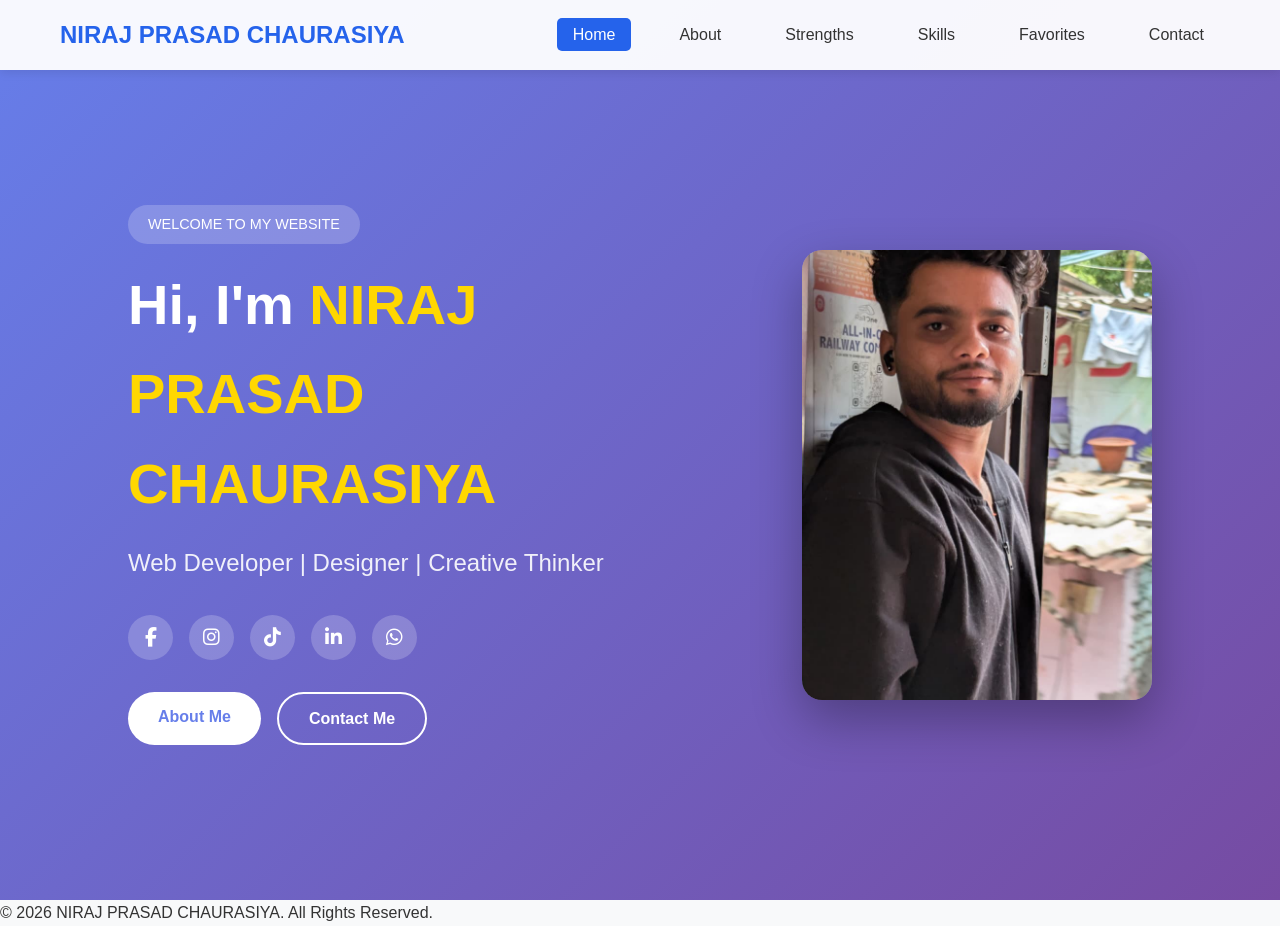
<file: index.html>
<!DOCTYPE html>
<html lang="en">
<head>
    <meta charset="UTF-8">
    <meta name="viewport" content="width=device-width, initial-scale=1.0">
    <title>My Personal Website | Home</title>
    <link rel="stylesheet" href="style.css">
    <link rel="stylesheet" href="https://cdnjs.cloudflare.com/ajax/libs/font-awesome/6.4.0/css/all.min.css">
</head>
<body>

    <!-- Navigation -->
    <nav class="navbar">
        <div class="nav-container">
            <a href="index.html" class="logo"><span class="logo-text">NIRAJ PRASAD CHAURASIYA</span></a>
            <ul class="nav-menu">
                <li><a href="index.html" class="active">Home</a></li>
                <li><a href="about.html">About</a></li>
                <li><a href="strengths.html">Strengths</a></li>
                <li><a href="skills.html">Skills</a></li>
                <li><a href="favorites.html">Favorites</a></li>
                <li><a href="contact.html">Contact</a></li>
            </ul>
            <div class="hamburger"><span></span><span></span><span></span></div>
        </div>
    </nav>

    <!-- Hero Section -->
    <section id="home" class="hero">
        <div class="hero-content">
            <div class="hero-badge">WELCOME TO MY WEBSITE</div>
            <h1>Hi, I'm <span class="highlight">NIRAJ PRASAD CHAURASIYA</span></h1>
            <p class="hero-tagline">Web Developer | Designer | Creative Thinker</p>
            
            <div class="hero-social">
                <a href="https://www.facebook.com/share/19HN6RxLLE/" target="_blank"><i class="fab fa-facebook-f"></i></a>
                <a href="https://www.instagram.com/niraj_churasiya143?igsh=NzJoZ3FuNDlyMnU0" target="_blank"><i class="fab fa-instagram"></i></a>
                <a href="tiktok.com/@nirajchaurasiya1437" target="_blank"><i class=" fab fa-tiktok"></i></a>
                <a href="https://www.linkedin.com/in/niraj-chaurasiya-112291382?utm_source=share_via&utm_content=profile&utm_medium=member_android" target="_blank"><i class="fab fa-linkedin-in"></i></a>
                <a href="https://wa.me/qr/MP3PU2G54CJGK1E" target="_blank"><i class="fab fa-whatsapp"></i></a>
            </div>
            
            <div class="hero-buttons">
                <a href="about.html" class="btn btn-primary">About Me</a>
                <a href="contact.html" class="btn btn-secondary">Contact Me</a>
            </div>
        </div>
        
        <div class="hero-image">
            <div class="image-frame">
                <img src="WhatsApp Image 2026-06-06 at 12.42.59 PM.jpeg" alt="NIRAJ CHAURASIYA">
            </div>
        </div>
    </section>

    <footer>
        <p>&copy; 2026 NIRAJ PRASAD CHAURASIYA. All Rights Reserved.</p>
    </footer>

</body>
</html>
</file>
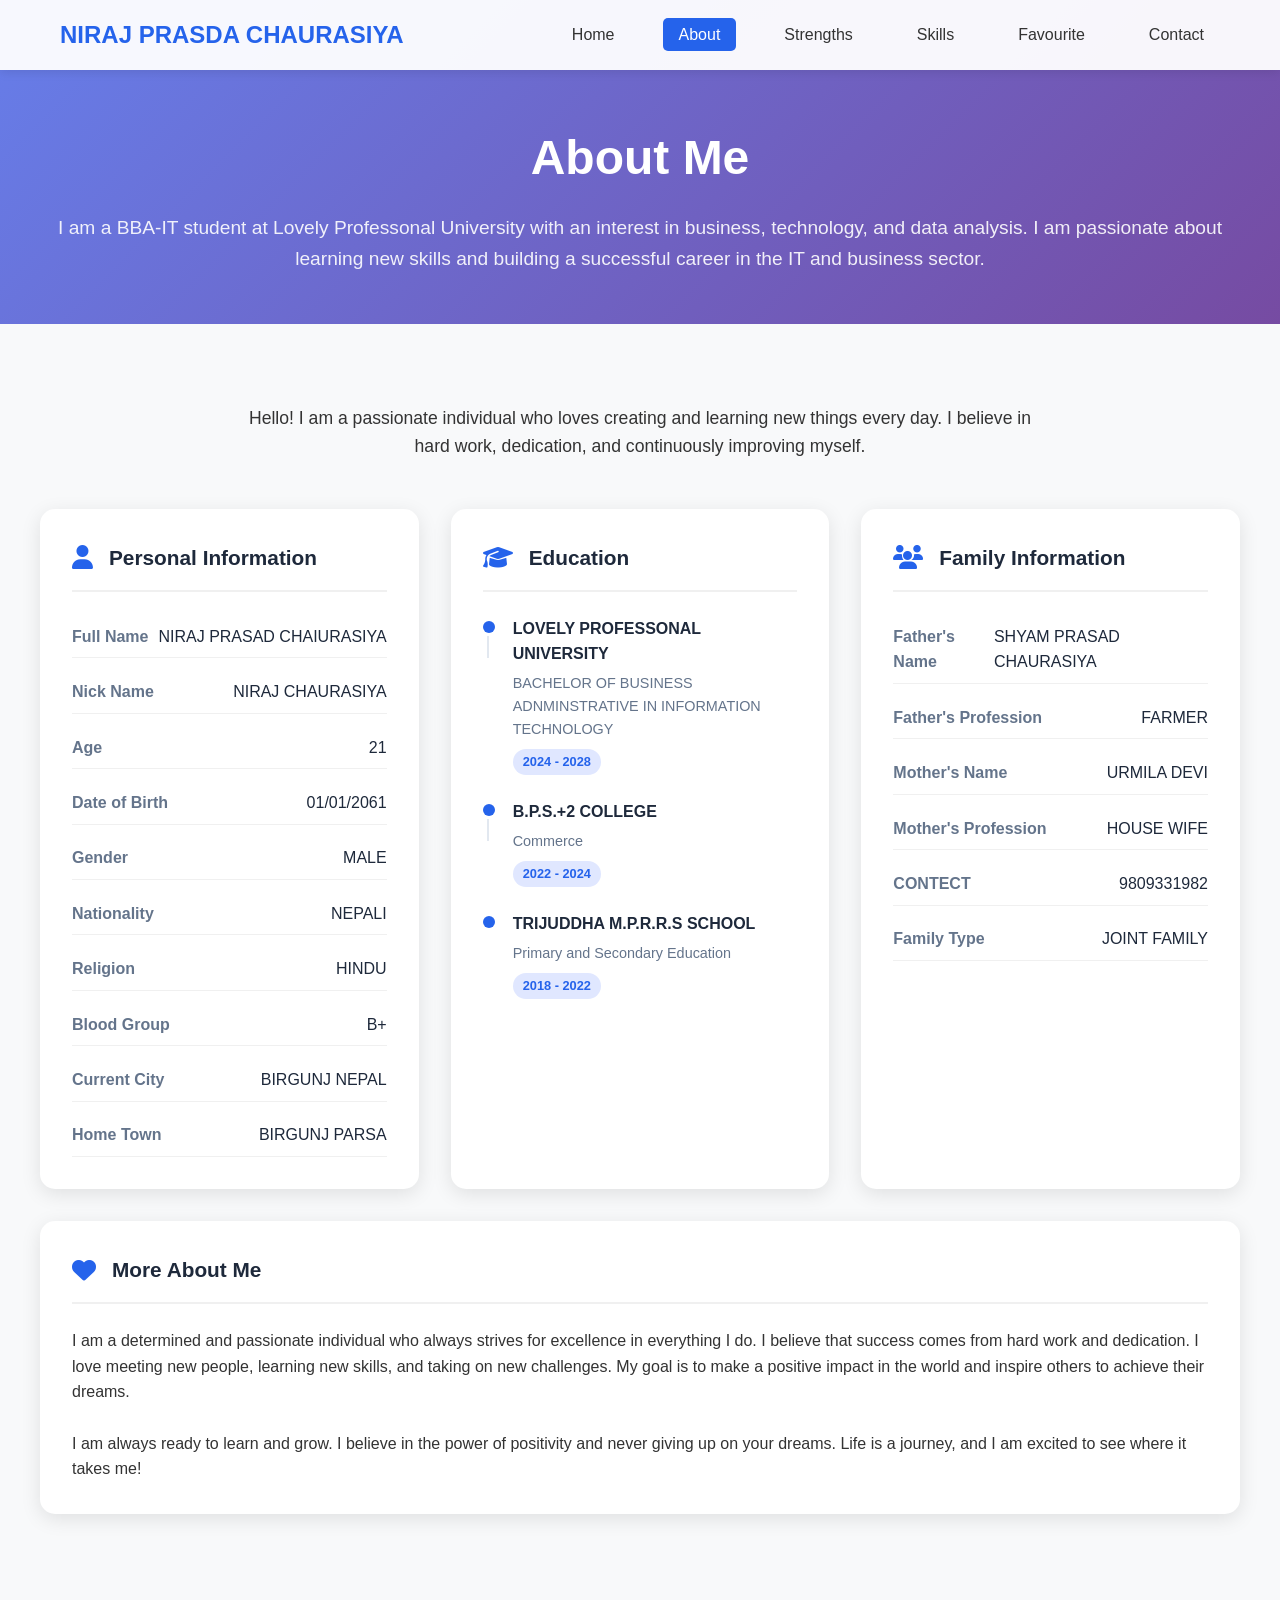
<file: about.html>
<!DOCTYPE html>
<html lang="en">
<head>
    <meta charset="UTF-8">
    <meta name="viewport" content="width=device-width, initial-scale=1.0">
    <title>About Me | Personal Website</title>
    <link rel="stylesheet" href="style.css">
    <link rel="stylesheet" href="https://cdnjs.cloudflare.com/ajax/libs/font-awesome/6.4.0/css/all.min.css">
</head>
<body>

    <nav class="navbar">
        <div class="nav-container">
            <a href="index.html" class="logo"><span class="logo-text">NIRAJ PRASDA CHAURASIYA</span></a>
            <ul class="nav-menu">
                <li><a href="index.html">Home</a></li>
                <li><a href="about.html" class="active">About</a></li>
                <li><a href="strengths.html">Strengths</a></li>
                <li><a href="skills.html">Skills</a></li>
                <li><a href="favorites.html">Favourite</a></li>
                <li><a href="contact.html">Contact</a></li>
            </ul>
            <div class="hamburger"><span></span><span></span><span></span></div>
        </div>
    </nav>

    <section class="page-header">
        <div class="container">
            <h1>About Me</h1>
            <p>I am a BBA-IT student at Lovely Professonal University with an interest in business, technology, and data analysis. I am passionate about learning new skills and building a successful career in the IT and business sector.</p>
        </div>
    </section>

    <section class="section">
        <div class="container">
            <div class="about-intro">
                <p>Hello! I am a passionate individual who loves creating and learning new things every day. I believe in hard work, dedication, and continuously improving myself.</p>
            </div>
            
            <div class="about-grid">
                <!-- Personal Information -->
                <div class="about-card">
                    <div class="card-header">
                        <i class="fas fa-user"></i>
                        <h3>Personal Information</h3>
                    </div>
                    <div class="personal-info">
                        <div class="info-item">
                            <span class="info-label">Full Name</span>
                            <span class="info-value">NIRAJ PRASAD CHAIURASIYA</span>
                        </div>
                        <div class="info-item">
                            <span class="info-label">Nick Name</span>
                            <span class="info-value">NIRAJ CHAURASIYA</span>
                        </div>
                        <div class="info-item">
                            <span class="info-label">Age</span>
                            <span class="info-value">21</span>
                        </div>
                        <div class="info-item">
                            <span class="info-label">Date of Birth</span>
                            <span class="info-value">01/01/2061</span>
                        </div>
                        <div class="info-item">
                            <span class="info-label">Gender</span>
                            <span class="info-value">MALE</span>
                        </div>
                        <div class="info-item">
                            <span class="info-label">Nationality</span>
                            <span class="info-value">NEPALI</span>
                        </div>
                        <div class="info-item">
                            <span class="info-label">Religion</span>
                            <span class="info-value">HINDU</span>
                        </div>
                        <div class="info-item">
                            <span class="info-label">Blood Group</span>
                            <span class="info-value">B+</span>
                        </div>
                        <div class="info-item">
                            <span class="info-label">Current City</span>
                            <span class="info-value">BIRGUNJ NEPAL</span>
                        </div>
                        <div class="info-item">
                            <span class="info-label">Home Town</span>
                            <span class="info-value">BIRGUNJ PARSA</span>
                        </div>
                    </div>
                </div>
                
                <!-- Education -->
                <div class="about-card">
                    <div class="card-header">
                        <i class="fas fa-graduation-cap"></i>
                        <h3>Education</h3>
                    </div>
                    <div class="education-timeline">
                        <div class="education-item">
                            <div class="edu-dot"></div>
                            <div class="edu-content">
                                <h4>LOVELY PROFESSONAL UNIVERSITY</h4>
                                <p>BACHELOR OF BUSINESS ADNMINSTRATIVE IN INFORMATION TECHNOLOGY</p>
                                <span class="edu-year">2024 - 2028</span>
                            </div>
                        </div>
                        <div class="education-item">
                            <div class="edu-dot"></div>
                            <div class="edu-content">
                                <h4>B.P.S.+2 COLLEGE </h4>
                                <p> Commerce</p>
                                <span class="edu-year">2022 - 2024</span>
                            </div>
                        </div>
                        <div class="education-item">
                            <div class="edu-dot"></div>
                            <div class="edu-content">
                                <h4>TRIJUDDHA M.P.R.R.S SCHOOL</h4>
                                <p>Primary and Secondary Education</p>
                                <span class="edu-year">2018 - 2022</span>
                            </div>
                        </div>
                    </div>
                </div>
                
                <!-- Family Information -->
                <div class="about-card">
                    <div class="card-header">
                        <i class="fas fa-users"></i>
                        <h3>Family Information</h3>
                    </div>
                    <div class="personal-info">
                        <div class="info-item">
                            <span class="info-label">Father's Name</span>
                            <span class="info-value">SHYAM PRASAD CHAURASIYA</span>
                        </div>
                        <div class="info-item">
                            <span class="info-label">Father's Profession</span>
                            <span class="info-value">FARMER</span>
                        </div>
                        <div class="info-item">
                            <span class="info-label">Mother's Name</span>
                            <span class="info-value">URMILA DEVI</span>
                        </div>
                        <div class="info-item">
                            <span class="info-label">Mother's Profession</span>
                            <span class="info-value">HOUSE WIFE</span>
                        </div>
                        <div class="info-item">
                            <span class="info-label">CONTECT</span>
                            <span class="info-value">9809331982</span>
                        </div>
                        <div class="info-item">
                            <span class="info-label">Family Type</span>
                            <span class="info-value"> JOINT FAMILY</span>
                        </div>
                    </div>
                </div>
                
                <!-- More About Me -->
                <div class="about-card full-width">
                    <div class="card-header">
                        <i class="fas fa-heart"></i>
                        <h3>More About Me</h3>
                    </div>
                    <p class="about-text">
                        I am a determined and passionate individual who always strives for excellence in everything I do. 
                        I believe that success comes from hard work and dedication. I love meeting new people, learning new skills, 
                        and taking on new challenges. My goal is to make a positive impact in the world and inspire others to achieve their dreams.
                        <br><br>
                        I am always ready to learn and grow. I believe in the power of positivity and never giving up on your dreams.
                        Life is a journey, and I am excited to see where it takes me!
                    </p>
                </div>
            </div>
        </div>
    </section>

    <footer>
        <p>&copy; 2026 NIRAJ PRASAD CHAURASIYA. All Rights Reserved.</p>
    </footer>

</body>
</html>
</file>
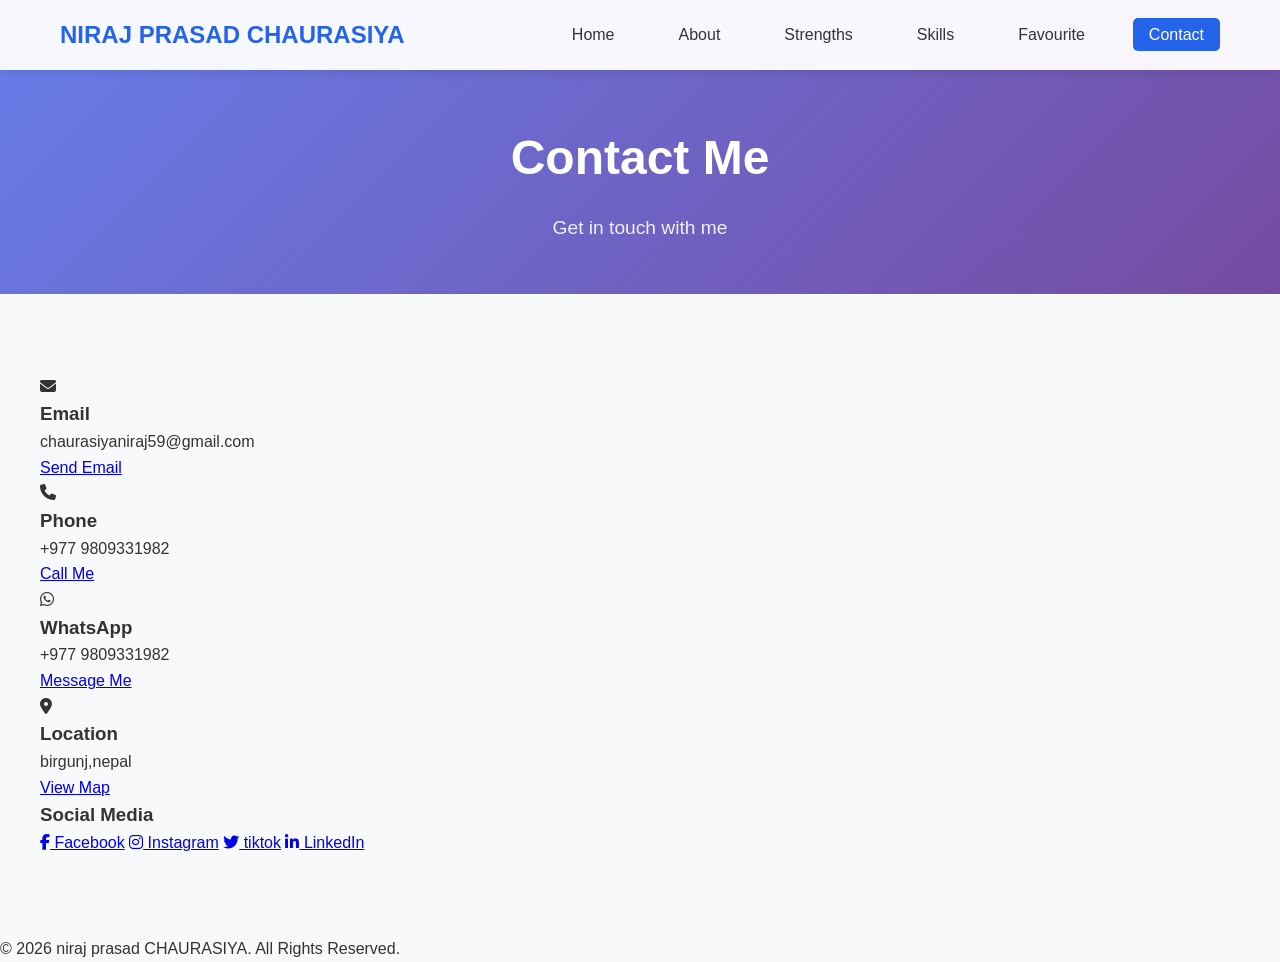
<file: contact.html>
<!DOCTYPE html>
<html lang="en">
<head>
    <meta charset="UTF-8">
    <meta name="viewport" content="width=device-width, initial-scale=1.0">
    <title>Contact Me | Personal Website</title>
    <link rel="stylesheet" href="style.css">
    <link rel="stylesheet" href="https://cdnjs.cloudflare.com/ajax/libs/font-awesome/6.4.0/css/all.min.css">
</head>
<body>

    <nav class="navbar">
        <div class="nav-container">
            <a href="index.html" class="logo"><span class="logo-text">NIRAJ PRASAD CHAURASIYA</span></a> 
            <ul class="nav-menu">
                <li><a href="index.html">Home</a></li>
                <li><a href="about.html">About</a></li>
                <li><a href="strengths.html">Strengths</a></li>
                <li><a href="skills.html">Skills</a></li>
                <li><a href="favorites.html">Favourite</a></li>
                <li><a href="contact.html" class="active">Contact</a></li>
            </ul>
            <div class="hamburger"><span></span><span></span><span></span></div>
        </div>
    </nav>

    <section class="page-header">
        <div class="container">
            <h1>Contact Me</h1>
            <p>Get in touch with me</p>
        </div>
    </section>

    <section class="section contact-section">
        <div class="container">
            <div class="contact-grid">
                <div class="contact-card">
                    <div class="contact-icon"><i class="fas fa-envelope"></i></div>
                    <h3>Email</h3>
                    <p>chaurasiyaniraj59@gmail.com</p>
                    <a href="mailto:YOUR@EMAIL.COM" class="contact-link">Send Email</a>
                </div>
                
                <div class="contact-card">
                    <div class="contact-icon"><i class="fas fa-phone"></i></div>
                    <h3>Phone</h3>
                    <p>+977 9809331982</p>
                    <a href="tel:+12345678900" class="contact-link">Call Me</a>
                </div>
                
                <div class="contact-card">
                    <div class="contact-icon"><i class="fab fa-whatsapp"></i></div>
                    <h3>WhatsApp</h3>
                    <p>+977 9809331982</p>
                    <a href="https://wa.me/12345678900" target="_blank" class="contact-link">Message Me</a>
                </div>
                
                <div class="contact-card">
                    <div class="contact-icon"><i class="fas fa-map-marker-alt"></i></div>
                    <h3>Location</h3>
                    <p>birgunj,nepal</p>
                    <a href="#" class="contact-link">View Map</a>
                </div>
            </div>
            
            <!-- Social Media Section -->
            <div class="social-media-section">
                <h3>Social Media</h3>
                <div class="social-links">
                    <a href="https://www.facebook.com/share/19HN6RxLLE/" target="_blank"><i class="fab fa-facebook-f"></i> Facebook</a>
                    <a href="https://www.instagram.com/niraj_churasiya143?igsh=NzJoZ3FuNDlyMnU0" target="_blank"><i class="fab fa-instagram"></i> Instagram</a>
                    <a href="tiktok.com/@nirajchaurasiya1437" target="_blank"><i class="fab fa-twitter"></i> tiktok</a>
                    <a href="https://www.linkedin.com/in/niraj-chaurasiya-112291382?utm_source=share_via&utm_content=profile&utm_medium=member_android" target="_blank"><i class="fab fa-linkedin-in"></i> LinkedIn</a>
                </div>
            </div>
        </div>
    </section>

    <footer>
        <p>&copy; 2026 niraj prasad CHAURASIYA. All Rights Reserved.</p>
    </footer>

</body>
</html>
</file>
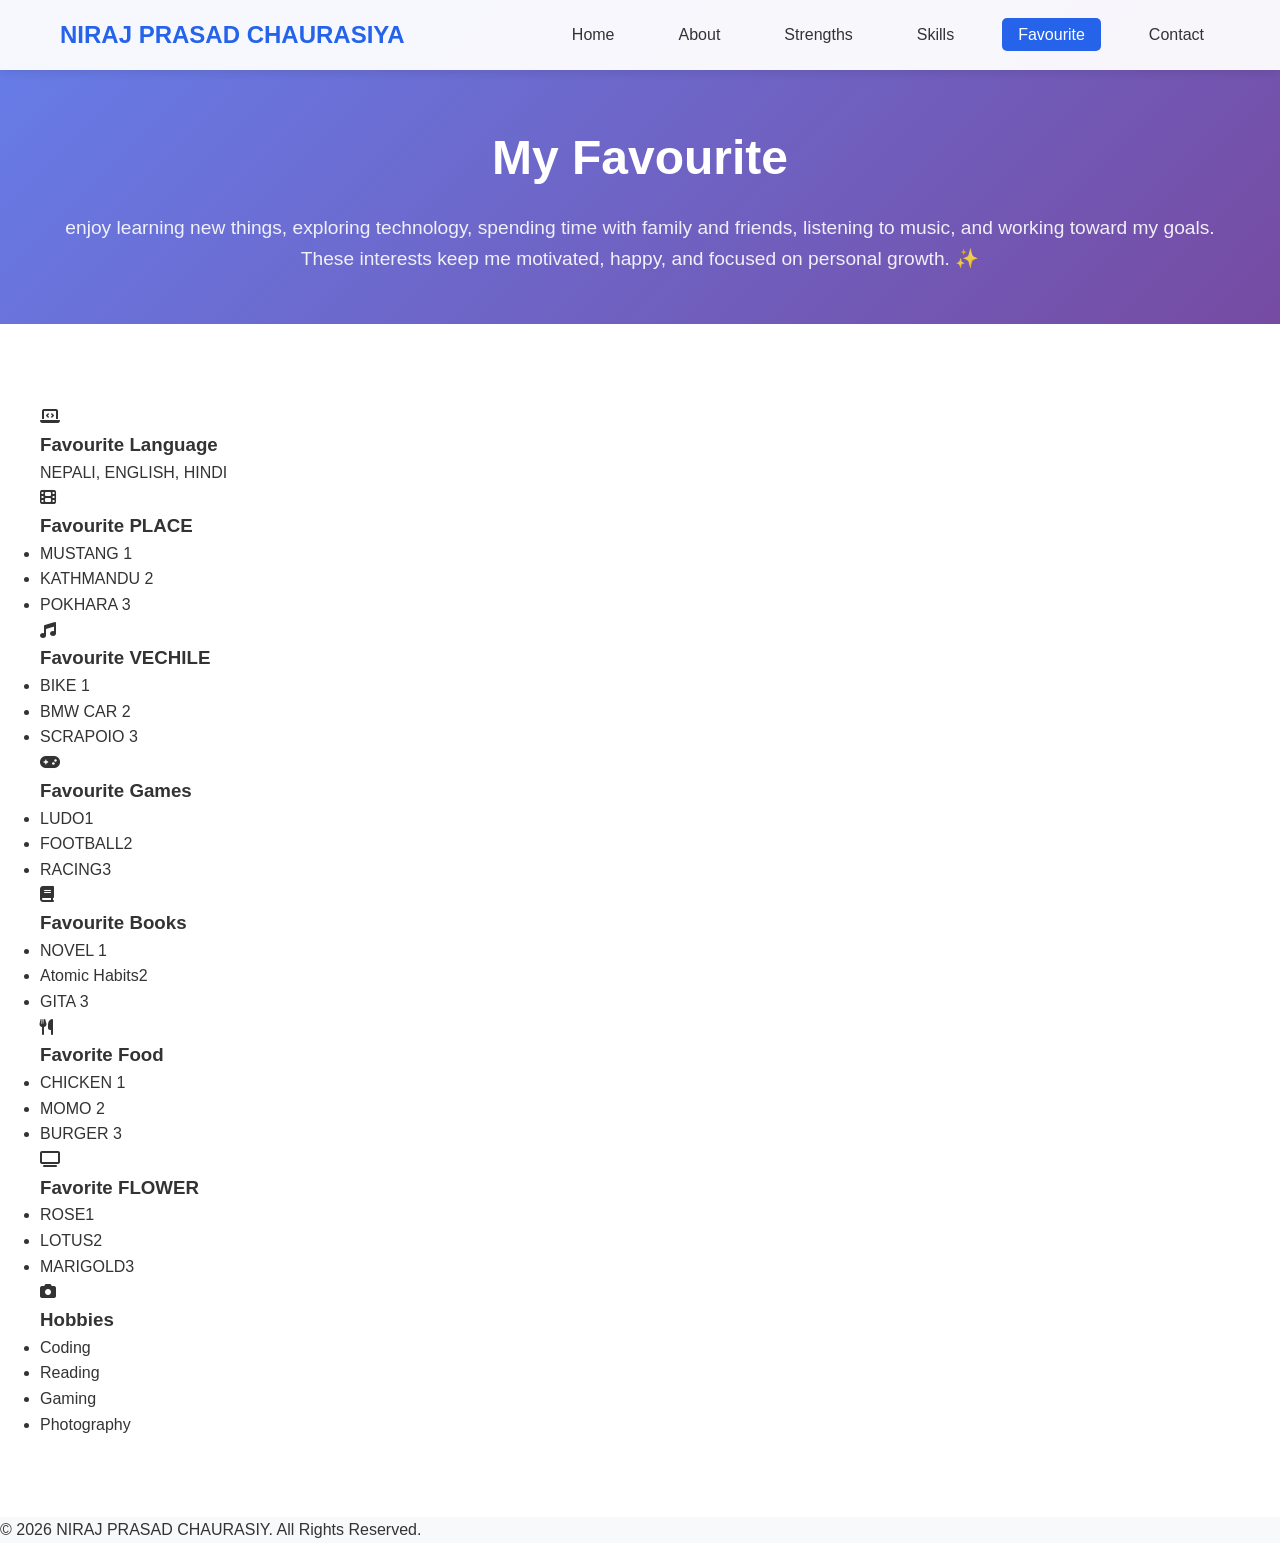
<file: favorites.html>
<!DOCTYPE html>
<html lang="en">
<head>
    <meta charset="UTF-8">
    <meta name="viewport" content="width=device-width, initial-scale=1.0">
    <title>My Favourite | Personal Website</title>
    <link rel="stylesheet" href="style.css">
    <link rel="stylesheet" href="https://cdnjs.cloudflare.com/ajax/libs/font-awesome/6.4.0/css/all.min.css">
</head>
<body>

    <nav class="navbar">
        <div class="nav-container">
            <a href="index.html" class="logo"><span class="logo-text">NIRAJ PRASAD CHAURASIYA</span></a> 
            <ul class="nav-menu">
                <li><a href="index.html">Home</a></li>
                <li><a href="about.html">About</a></li>
                <li><a href="strengths.html">Strengths</a></li>
                <li><a href="skills.html">Skills</a></li>
                <li><a href="favorites.html" class="active">Favourite</a></li>
                <li><a href="contact.html">Contact</a></li>
            </ul>
            <div class="hamburger"><span></span><span></span><span></span></div>
        </div>
    </nav>

    <section class="page-header">
        <div class="container">
            <h1>My Favourite</h1>
            <p>enjoy learning new things, exploring technology, spending time with family and friends, listening to music, and working toward my goals. These interests keep me motivated, happy, and focused on personal growth. ✨</p>
        </div>
    </section>

    <section class="section bg-light">
        <div class="container">
            <div class="favorites-grid">
                <div class="favorite-card">
                    <div class="favorite-icon"><i class="fas fa-laptop-code"></i></div>
                    <h3>Favourite Language</h3>
                    <p>NEPALI, ENGLISH, HINDI</p>
                </div>
                
                <div class="favourite-card">
                    <div class="favourite-icon"><i class="fas fa-film"></i></div>
                    <h3>Favourite PLACE</h3>
                    <ul class="favourite-list">
                        <li>MUSTANG  1</li>
                        <li>KATHMANDU 2</li>
                        <li>POKHARA  3</li>
                    </ul>
                </div>
                
                <div class="favourite-card">
                    <div class="favourite-icon"><i class="fas fa-music"></i></div>
                    <h3>Favourite VECHILE</h3>
                    <ul class="favourite-list">
                        <li>BIKE 1</li>
                        <li>BMW CAR 2</li>
                        <li>SCRAPOIO 3</li>
                    </ul>
                </div>
                
                <div class="favourite-card">
                    <div class="favourite-icon"><i class="fas fa-gamepad"></i></div>
                    <h3>Favourite Games</h3>
                    <ul class="favourite-list">
                        <li>LUDO1</li>
                        <li>FOOTBALL2</li>
                        <li>RACING3</li>
                    </ul>
                </div>
                
                <div class="favorite-card">
                    <div class="favourite-icon"><i class="fas fa-book"></i></div>
                    <h3>Favourite Books</h3>
                    <ul class="favourite-list">
                        <li>NOVEL 1</li>
                        <li>Atomic Habits2</li>
                        <li>GITA 3</li>
                    </ul>
                </div>
                
                <div class="favourite-card">
                    <div class="favourite-icon"><i class="fas fa-utensils"></i></div>
                    <h3>Favorite Food</h3>
                    <ul class="favourite-list">
                        <li>CHICKEN 1</li>
                        <li>MOMO 2</li>
                        <li>BURGER 3</li>
                    </ul>
                </div>
                
                <div class="favourite-card">
                    <div class="favourite-icon"><i class="fas fa-tv"></i></div>
                    <h3>Favorite FLOWER</h3>
                    <ul class="favourite-list">
                        <li>ROSE1</li>
                        <li>LOTUS2</li>
                        <li>MARIGOLD3</li>
                    </ul>
                </div>
                
                <div class="favourite-card">
                    <div class="favourite-icon"><i class="fas fa-camera"></i></div>
                    <h3>Hobbies</h3>
                    <ul class="favourite-list">
                        <li>Coding</li>
                        <li>Reading</li>
                        <li>Gaming</li>
                        <li>Photography</li>
                    </ul>
                </div>
            </div>
        </div>
    </section>

    <footer>
        <p>&copy; 2026 NIRAJ PRASAD CHAURASIY. All Rights Reserved.</p>
    </footer>

</body>
</html>
</file>
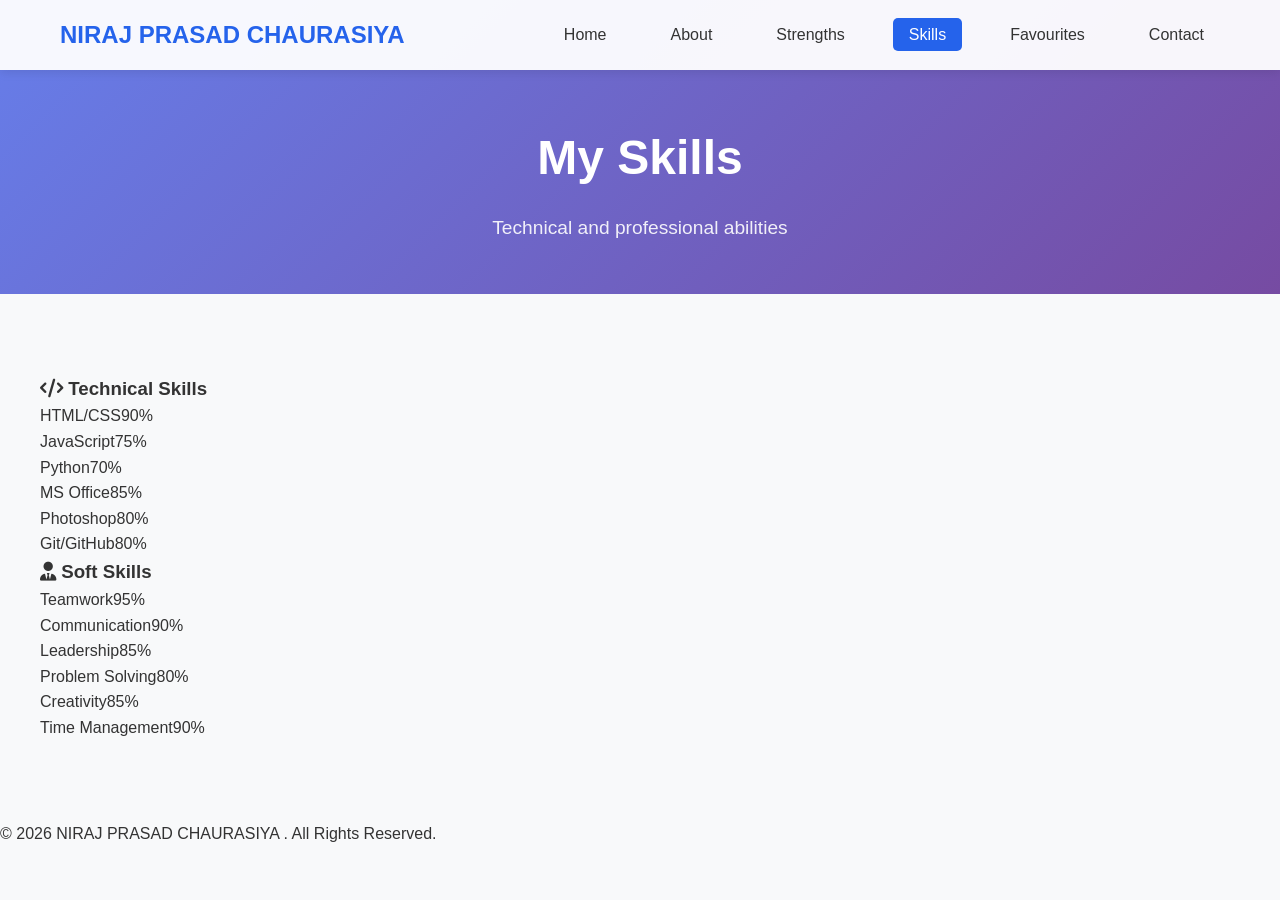
<file: skills.html>
<!DOCTYPE html>
<html lang="en">
<head>
    <meta charset="UTF-8">
    <meta name="viewport" content="width=device-width, initial-scale=1.0">
    <title>My Skills | Personal Website</title>
    <link rel="stylesheet" href="style.css">
    <link rel="stylesheet" href="https://cdnjs.cloudflare.com/ajax/libs/font-awesome/6.4.0/css/all.min.css">
</head>
<body>

    <nav class="navbar">
        <div class="nav-container">
            <a href="index.html" class="logo"><span class="logo-text">NIRAJ PRASAD CHAURASIYA</span></a>
            <ul class="nav-menu">
                <li><a href="index.html">Home</a></li>
                <li><a href="about.html">About</a></li>
                <li><a href="strengths.html">Strengths</a></li>
                <li><a href="skills.html" class="active">Skills</a></li>
                <li><a href="favorites.html">Favourites</a></li>
                <li><a href="contact.html">Contact</a></li>
            </ul>
            <div class="hamburger"><span></span><span></span><span></span></div>
        </div>
    </nav>

    <section class="page-header">
        <div class="container">
            <h1>My Skills</h1>
            <p>Technical and professional abilities</p>
        </div>
    </section>

    <section class="section">
        <div class="container">
            <div class="skills-container">
                <!-- Technical Skills Column -->
                <div class="skills-column">
                    <h3 class="skills-heading"><i class="fas fa-code"></i> Technical Skills</h3>
                    
                    <div class="skill-item">
                        <div class="skill-info"><span>HTML/CSS</span><span>90%</span></div>
                        <div class="progress-bar"><div class="progress" style="width:90%"></div></div>
                    </div>
                    
                    <div class="skill-item">
                        <div class="skill-info"><span>JavaScript</span><span>75%</span></div>
                        <div class="progress-bar"><div class="progress" style="width:75%"></div></div>
                    </div>
                    
                    <div class="skill-item">
                        <div class="skill-info"><span>Python</span><span>70%</span></div>
                        <div class="progress-bar"><div class="progress" style="width:70%"></div></div>
                    </div>
                    
                    <div class="skill-item">
                        <div class="skill-info"><span>MS Office</span><span>85%</span></div>
                        <div class="progress-bar"><div class="progress" style="width:85%"></div></div>
                    </div>
                    
                    <div class="skill-item">
                        <div class="skill-info"><span>Photoshop</span><span>80%</span></div>
                        <div class="progress-bar"><div class="progress" style="width:65%"></div></div>
                    </div>
                    
                    <div class="skill-item">
                        <div class="skill-info"><span>Git/GitHub</span><span>80%</span></div>
                        <div class="progress-bar"><div class="progress" style="width:80%"></div></div>
                    </div>
                </div>
                
                <!-- Soft Skills Column -->
                <div class="skills-column">
                    <h3 class="skills-heading"><i class="fas fa-user-tie"></i> Soft Skills</h3>
                    
                    <div class="skill-item">
                        <div class="skill-info"><span>Teamwork</span><span>95%</span></div>
                        <div class="progress-bar"><div class="progress" style="width:95%"></div></div>
                    </div>
                    
                    <div class="skill-item">
                        <div class="skill-info"><span>Communication</span><span>90%</span></div>
                        <div class="progress-bar"><div class="progress" style="width:90%"></div></div>
                    </div>
                    
                    <div class="skill-item">
                        <div class="skill-info"><span>Leadership</span><span>85%</span></div>
                        <div class="progress-bar"><div class="progress" style="width:85%"></div></div>
                    </div>
                    
                    <div class="skill-item">
                        <div class="skill-info"><span>Problem Solving</span><span>80%</span></div>
                        <div class="progress-bar"><div class="progress" style="width:80%"></div></div>
                    </div>
                    
                    <div class="skill-item">
                        <div class="skill-info"><span>Creativity</span><span>85%</span></div>
                        <div class="progress-bar"><div class="progress" style="width:85%"></div></div>
                    </div>
                    
                    <div class="skill-item">
                        <div class="skill-info"><span>Time Management</span><span>90%</span></div>
                        <div class="progress-bar"><div class="progress" style="width:90%"></div></div>
                    </div>
                </div>
            </div>
        </div>
    </section>

    <footer>
        <p>&copy; 2026 NIRAJ PRASAD CHAURASIYA . All Rights Reserved.</p>
    </footer>

</body>
</html>
</file>
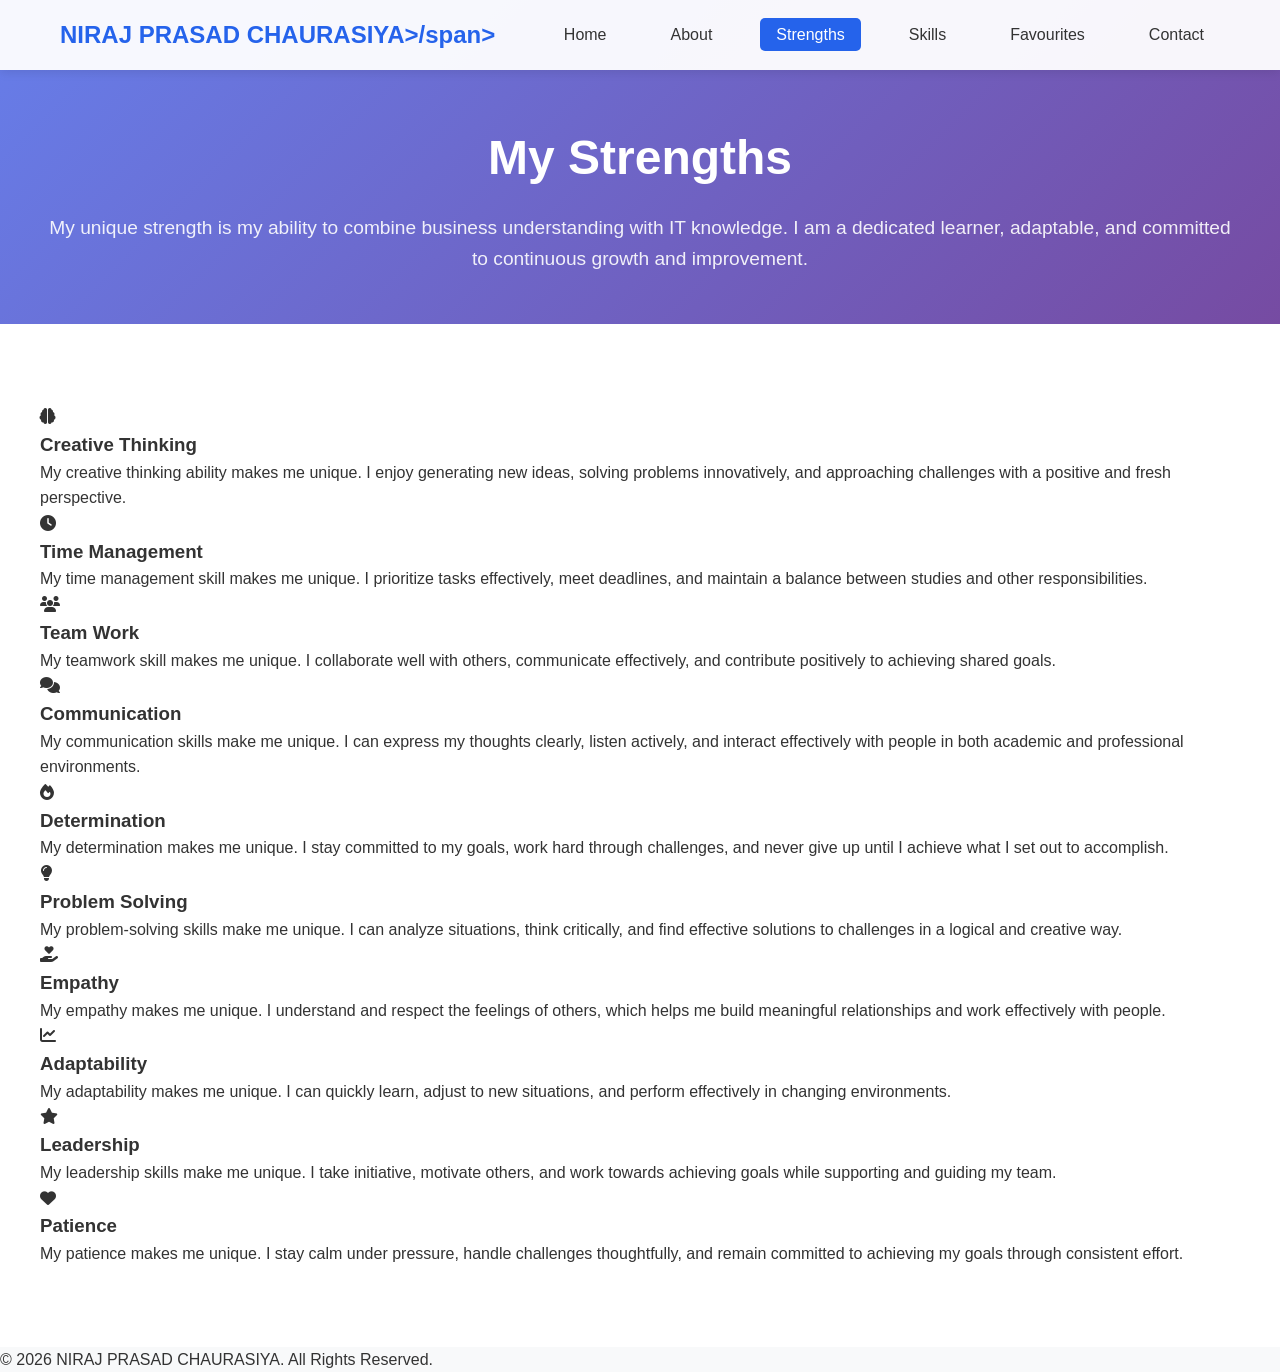
<file: strengths.html>
<!DOCTYPE html>
<html lang="en">
<head>
    <meta charset="UTF-8">
    <meta name="viewport" content="width=device-width, initial-scale=1.0">
    <title>My Strengths | Personal Website</title>
    <link rel="stylesheet" href="style.css">
    <link rel="stylesheet" href="https://cdnjs.cloudflare.com/ajax/libs/font-awesome/6.4.0/css/all.min.css">
</head>
<body>

    <nav class="navbar">
        <div class="nav-container">
            <a href="index.html" class="logo"><span class="logo-text">NIRAJ PRASAD CHAURASIYA>/span></a>
            <ul class="nav-menu">
                <li><a href="index.html">Home</a></li>
                <li><a href="about.html">About</a></li>
                <li><a href="strengths.html" class="active">Strengths</a></li>
                <li><a href="skills.html">Skills</a></li>
                <li><a href="favorites.html">Favourites</a></li>
                <li><a href="contact.html">Contact</a></li>
            </ul>
            <div class="hamburger"><span></span><span></span><span></span></div>
        </div>
    </nav>

    <section class="page-header">
        <div class="container">
            <h1>My Strengths</h1>
            <p>My unique strength is my ability to combine business understanding with IT knowledge. I am a dedicated learner, adaptable, and committed to continuous growth and improvement.</p>
        </div>
    </section>

    <section class="section bg-light">
        <div class="container">
            <div class="strengths-grid">
                <div class="strength-card">
                    <div class="strength-icon"><i class="fas fa-brain"></i></div>
                    <h3>Creative Thinking</h3>
                    <p>My creative thinking ability makes me unique. I enjoy generating new ideas, solving problems innovatively, and approaching challenges with a positive and fresh perspective.</p>
                </div>
                
                <div class="strength-card">
                    <div class="strength-icon"><i class="fas fa-clock"></i></div>
                    <h3>Time Management</h3>
                    <p>My time management skill makes me unique. I prioritize tasks effectively, meet deadlines, and maintain a balance between studies and other responsibilities.</p>
                </div>
                
                <div class="strength-card">
                    <div class="strength-icon"><i class="fas fa-users"></i></div>
                    <h3>Team Work</h3>
                    <p>My teamwork skill makes me unique. I collaborate well with others, communicate effectively, and contribute positively to achieving shared goals.</p>
                </div>
                
                <div class="strength-card">
                    <div class="strength-icon"><i class="fas fa-comments"></i></div>
                    <h3>Communication</h3>
                    <p>My communication skills make me unique. I can express my thoughts clearly, listen actively, and interact effectively with people in both academic and professional environments.</p>
                </div>
                
                <div class="strength-card">
                    <div class="strength-icon"><i class="fas fa-fire"></i></div>
                    <h3>Determination</h3>
                    <p>My determination makes me unique. I stay committed to my goals, work hard through challenges, and never give up until I achieve what I set out to accomplish.</p>
                </div>
                
                <div class="strength-card">
                    <div class="strength-icon"><i class="fas fa-lightbulb"></i></div>
                    <h3>Problem Solving</h3>
                    <p>My problem-solving skills make me unique. I can analyze situations, think critically, and find effective solutions to challenges in a logical and creative way.</p>
                </div>
                
                <div class="strength-card">
                    <div class="strength-icon"><i class="fas fa-hand-holding-heart"></i></div>
                    <h3>Empathy</h3>
                    <p>My empathy makes me unique. I understand and respect the feelings of others, which helps me build meaningful relationships and work effectively with people.</p>
                </div>
                
                <div class="strength-card">
                    <div class="strength-icon"><i class="fas fa-chart-line"></i></div>
                    <h3>Adaptability</h3>
                    <p>My adaptability makes me unique. I can quickly learn, adjust to new situations, and perform effectively in changing environments.</p>
                </div>
                
                <div class="strength-card">
                    <div class="strength-icon"><i class="fas fa-star"></i></div>
                    <h3>Leadership</h3>
                    <p>My leadership skills make me unique. I take initiative, motivate others, and work towards achieving goals while supporting and guiding my team.</p>
                </div>
                
                <div class="strength-card">
                    <div class="strength-icon"><i class="fas fa-heart"></i></div>
                    <h3>Patience</h3>
                    <p>My patience makes me unique. I stay calm under pressure, handle challenges thoughtfully, and remain committed to achieving my goals through consistent effort.</p>
                </div>
            </div>
        </div>
    </section>

    <footer>
        <p>&copy; 2026 NIRAJ PRASAD CHAURASIYA. All Rights Reserved.</p>
    </footer>

</body>
</html>
</file>
<file: style.css>
/* ==================== BASIC RESET ==================== */
* {
    margin: 0;
    padding: 0;
    box-sizing: border-box;
}

html {
    scroll-behavior: smooth;
}

body {
    font-family: 'Segoe UI', Tahoma, Geneva, Verdana, sans-serif;
    line-height: 1.6;
    color: #333;
    background-color: #f8f9fa;
}

/* ==================== NAVIGATION ==================== */
.navbar {
    position: fixed;
    top: 0;
    left: 0;
    width: 100%;
    background: rgba(255, 255, 255, 0.95);
    box-shadow: 0 2px 10px rgba(0, 0, 0, 0.1);
    z-index: 1000;
    padding: 1rem 0;
}

.nav-container {
    max-width: 1200px;
    margin: 0 auto;
    display: flex;
    justify-content: space-between;
    align-items: center;
    padding: 0 20px;
}

.logo {
    font-size: 1.5rem;
    font-weight: bold;
    text-decoration: none;
    color: #2563eb;
}

.logo-text {
    color: #2563eb;
}

.nav-menu {
    display: flex;
    list-style: none;
    gap: 2rem;
}

.nav-menu a {
    text-decoration: none;
    color: #333;
    font-weight: 500;
    padding: 0.5rem 1rem;
    border-radius: 5px;
    transition: all 0.3s;
}

.nav-menu a:hover,
.nav-menu a.active {
    background: #2563eb;
    color: #fff;
}

.hamburger {
    display: none;
    cursor: pointer;
}

.hamburger span {
    display: block;
    width: 25px;
    height: 3px;
    background: #333;
    margin: 5px 0;
}

/* ==================== HERO SECTION ==================== */
.hero {
    min-height: 100vh;
    display: flex;
    align-items: center;
    justify-content: space-between;
    padding: 100px 10% 50px;
    background: linear-gradient(135deg, #667eea 0%, #764ba2 100%);
    color: #fff;
}

.hero-content {
    max-width: 600px;
}

.hero-badge {
    display: inline-block;
    padding: 8px 20px;
    background: rgba(255, 255, 255, 0.2);
    border-radius: 30px;
    font-size: 0.9rem;
    margin-bottom: 1rem;
}

.hero h1 {
    font-size: 3.5rem;
    margin-bottom: 1rem;
}

.highlight {
    color: #ffd700;
}

.hero-tagline {
    font-size: 1.5rem;
    margin-bottom: 2rem;
    opacity: 0.9;
}

.hero-social {
    display: flex;
    gap: 1rem;
    margin-bottom: 2rem;
}

.hero-social a {
    display: flex;
    align-items: center;
    justify-content: center;
    width: 45px;
    height: 45px;
    background: rgba(255, 255, 255, 0.2);
    border-radius: 50%;
    color: #fff;
    text-decoration: none;
    font-size: 1.2rem;
    transition: all 0.3s;
}

.hero-social a:hover {
    background: #fff;
    color: #667eea;
    transform: translateY(-5px);
}

.hero-buttons {
    display: flex;
    gap: 1rem;
}

.btn {
    display: inline-block;
    padding: 12px 30px;
    text-decoration: none;
    border-radius: 30px;
    font-weight: 600;
    transition: all 0.3s;
}

.btn-primary {
    background: #fff;
    color: #667eea;
}

.btn-primary:hover {
    transform: translateY(-3px);
    box-shadow: 0 10px 20px rgba(0, 0, 0, 0.2);
}

.btn-secondary {
    background: transparent;
    border: 2px solid #fff;
    color: #fff;
}

.btn-secondary:hover {
    background: #fff;
    color: #667eea;
}

.hero-image {
    display: flex;
    justify-content: center;
    align-items: center;
}

.image-frame {
    width: 350px;
    height: 450px;
    border-radius: 20px;
    overflow: hidden;
    box-shadow: 0 20px 50px rgba(0, 0, 0, 0.3);
    background: rgba(255, 255, 255, 0.2);
}

.image-frame img {
    width: 100%;
    height: 100%;
    object-fit: cover;
}

/* ==================== PAGE HEADER ==================== */
.page-header {
    padding: 120px 20px 50px;
    background: linear-gradient(135deg, #667eea 0%, #764ba2 100%);
    color: #fff;
    text-align: center;
}

.page-header h1 {
    font-size: 3rem;
    margin-bottom: 1rem;
}

.page-header p {
    font-size: 1.2rem;
    opacity: 0.9;
}

/* ==================== SECTIONS ==================== */
.section {
    padding: 5rem 20px;
}

.section.bg-light {
    background: #fff;
}

.container {
    max-width: 1200px;
    margin: 0 auto;
}

.section-title {
    text-align: center;
    font-size: 2.5rem;
    margin-bottom: 0.5rem;
    color: #1e293b;
}

.section-subtitle {
    text-align: center;
    margin-bottom: 3rem;
    color: #64748b;
}

/* ==================== ABOUT SECTION ==================== */
.about-intro {
    text-align: center;
    max-width: 800px;
    margin: 0 auto 3rem;
    font-size: 1.1rem;
}

.about-grid {
    display: grid;
    grid-template-columns: repeat(auto-fit, minmax(300px, 1fr));
    gap: 2rem;
}

.about-card {
    background: #fff;
    border-radius: 15px;
    padding: 2rem;
    box-shadow: 0 5px 20px rgba(0, 0, 0, 0.1);
}

.about-card.full-width {
    grid-column: 1 / -1;
}

.card-header {
    display: flex;
    align-items: center;
    gap: 1rem;
    margin-bottom: 1.5rem;
    padding-bottom: 1rem;
    border-bottom: 2px solid #f0f0f0;
}

.card-header i {
    font-size: 1.5rem;
    color: #2563eb;
}

.card-header h3 {
    font-size: 1.3rem;
    color: #1e293b;
}

/* Personal Info */
.personal-info {
    display: flex;
    flex-direction: column;
    gap: 0.8rem;
}

.info-item {
    display: flex;
    justify-content: space-between;
    padding: 0.5rem 0;
    border-bottom: 1px solid #f0f0f0;
}

.info-label {
    font-weight: 600;
    color: #64748b;
}

.info-value {
    color: #1e293b;
    font-weight: 500;
}

/* Education Timeline */
.education-timeline {
    position: relative;
    padding-left: 30px;
}

.education-item {
    position: relative;
    padding-bottom: 1.5rem;
}

.edu-dot {
    position: absolute;
    left: -30px;
    top: 5px;
    width: 12px;
    height: 12px;
    background: #2563eb;
    border-radius: 50%;
}

.edu-dot::before {
    content: '';
    position: absolute;
    left: 4px;
    top: 15px;
    width: 2px;
    height: calc(100% + 10px);
    background: #e2e8f0;
}

.education-item:last-child .edu-dot::before {
    display: none;
}

.edu-content h4 {
    color: #1e293b;
    margin-bottom: 0.3rem;
}

.edu-content p {
    color: #64748b;
    font-size: 0.9rem;
}

.edu-year {
    display: inline-block;
    margin-top: 0.5rem;
    padding: 3px 10px;
    background: #e0e7ff;
    color: #2563eb;
    border-radius: 15px;
    font-size: 0.8rem;
    font-weight: 600;
}

.about-text {
    line-height: 1.
</file>
